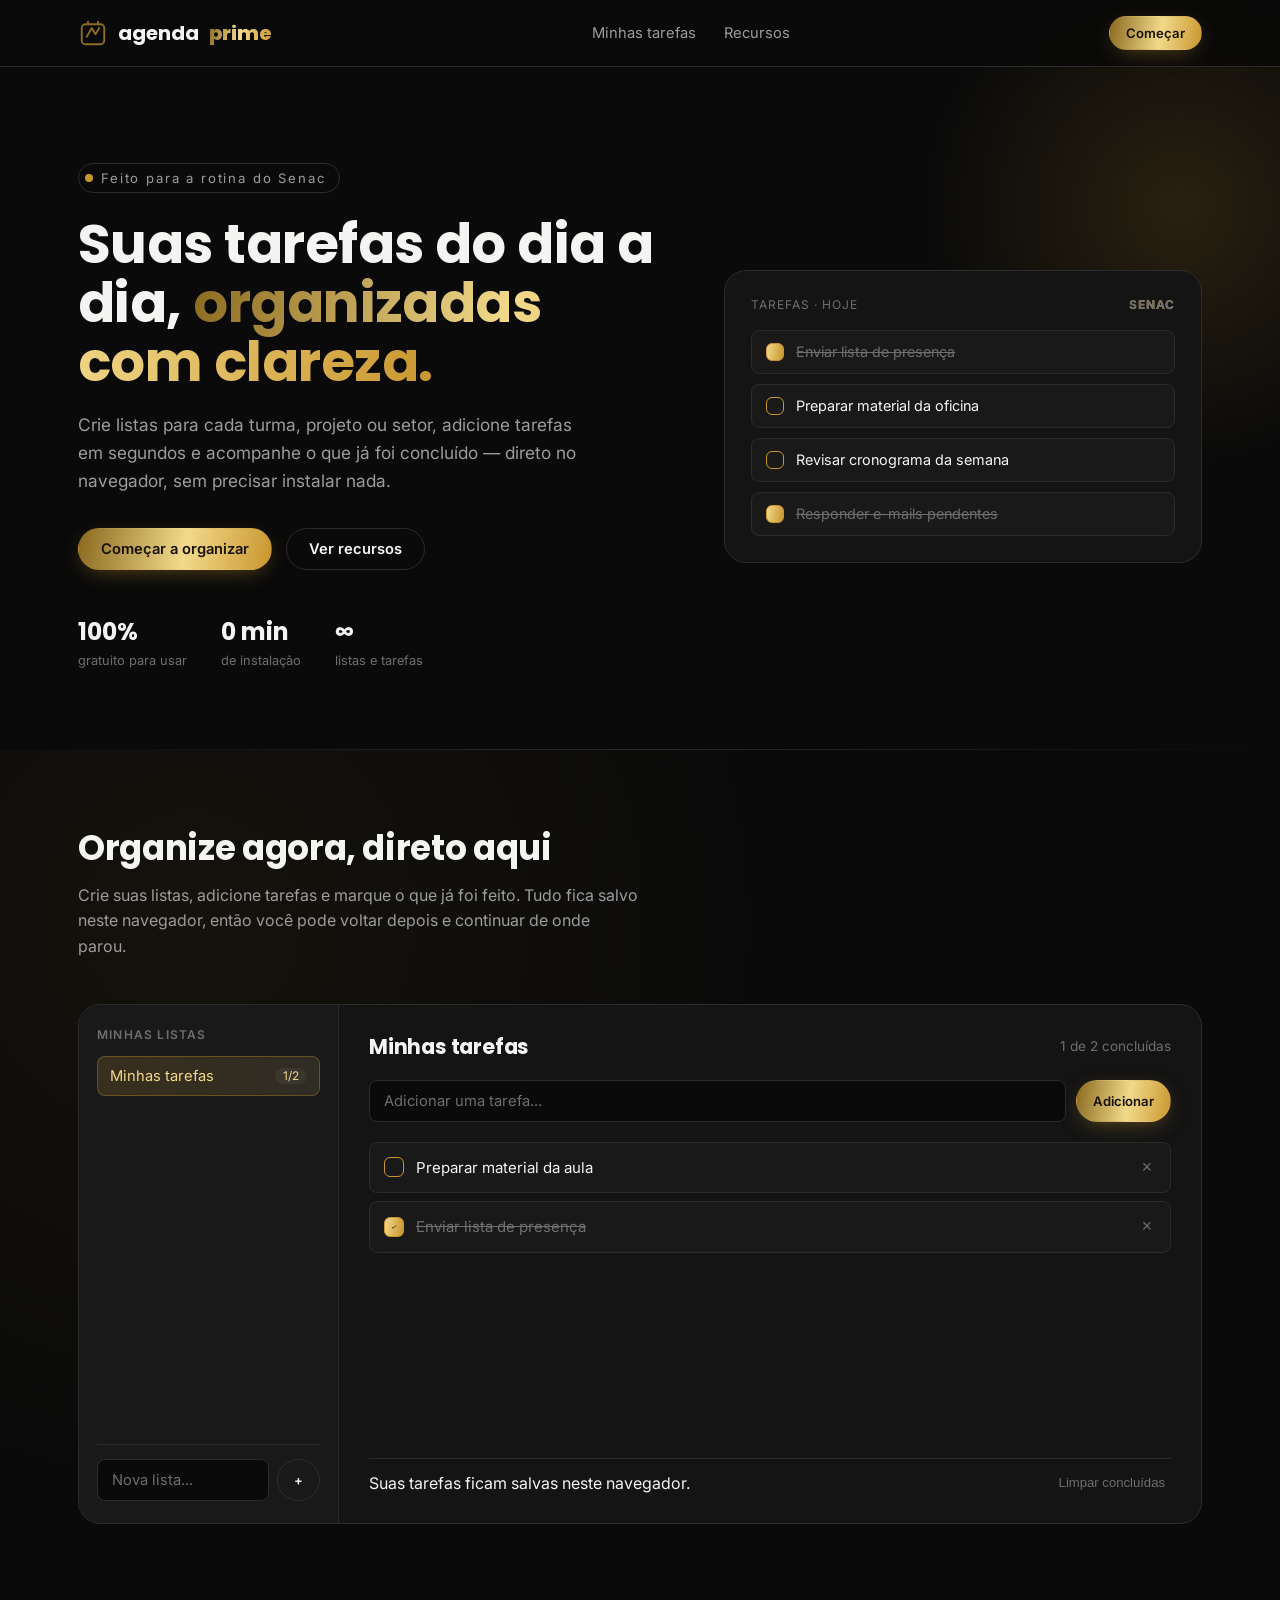
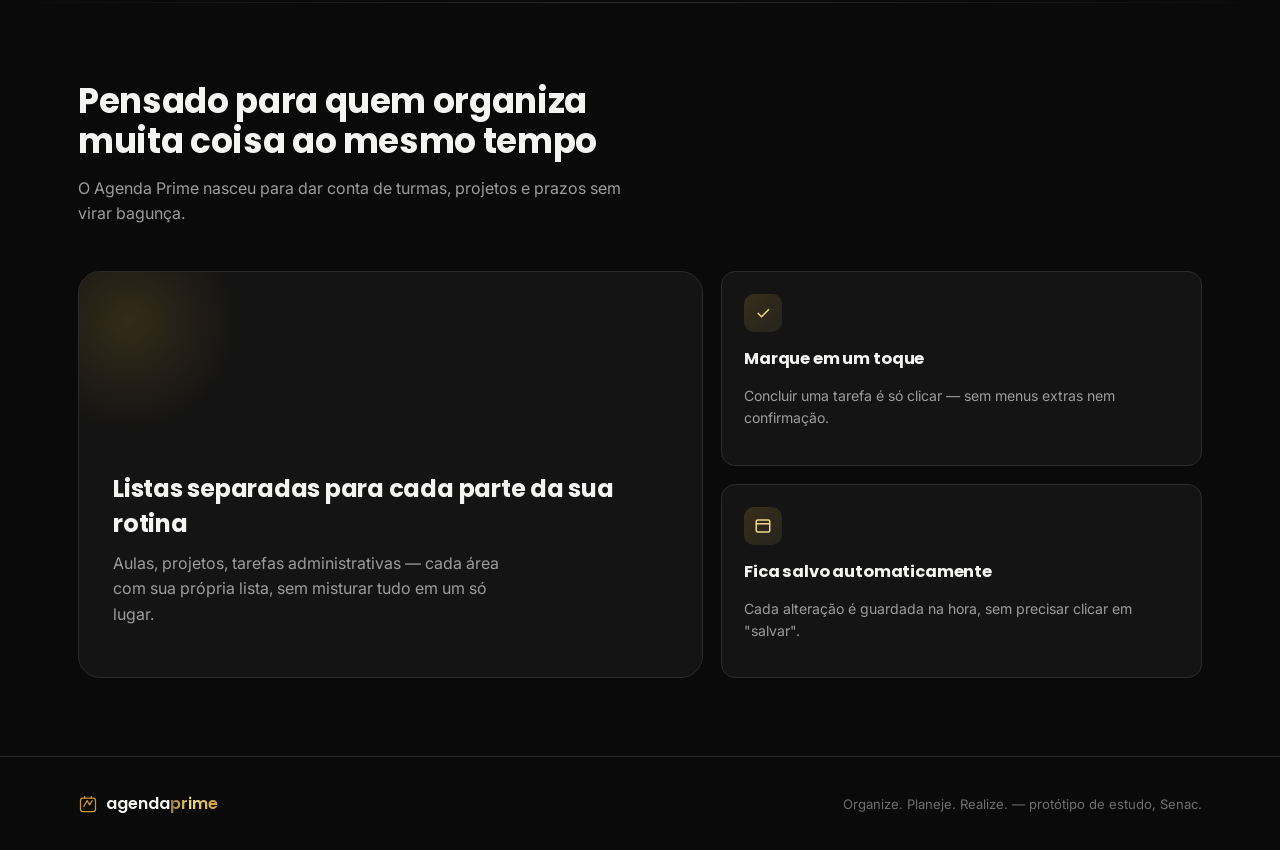
<file: agenda-prime.html>
<!DOCTYPE html>
<html lang="pt-BR">
<head>
<meta charset="UTF-8">
<meta name="viewport" content="width=device-width, initial-scale=1.0, viewport-fit=cover">
<title>Agenda Prime — Organize. Planeje. Realize.</title>
<link rel="preconnect" href="https://fonts.googleapis.com">
<link rel="preconnect" href="https://fonts.gstatic.com" crossorigin>
<link href="https://fonts.googleapis.com/css2?family=Inter:wght@400;500;600&family=Poppins:wght@500;600;700;800&display=swap" rel="stylesheet">
<style>
:root{--bg:#0a0a0a;--bg-card:#141414;--bg-card-2:#191919;--border:#2b2b2b;--white:#f4f4f2;--gray:#9c9c9c;--gray-dim:#6e6e6e;--gold-1:#c9962f;--gold-2:#f2d98a;--gold-3:#8a6a1f;--danger:#b3564a;--radius-s:8px;--radius-m:14px;--radius-l:22px;font-size:16px;box-sizing:border-box;padding-top:env(safe-area-inset-top,0px);padding-bottom:env(safe-area-inset-bottom,0px)}
*{box-sizing:border-box;}
html,body{margin:0;padding:0;}
body{background:var(--bg);color:var(--white);font-family:'Inter',system-ui,sans-serif;-webkit-font-smoothing:antialiased;overflow-x:hidden;}
img,svg{max-width:100%;}
a{color:inherit;}
::selection{background:var(--gold-1);color:#0a0a0a;}
.gold-text{background:linear-gradient(100deg,var(--gold-3) 0%,var(--gold-2) 45%,var(--gold-1) 100%);-webkit-background-clip:text;background-clip:text;color:transparent;}
h1,h2,h3,h4{font-family:'Poppins',sans-serif;margin:0;font-weight:700;letter-spacing:-0.01em;}
.wrap{max-width:1180px;margin:0 auto;padding:0 28px;}
header.nav{position:sticky;top:0;z-index:50;background:rgba(10,10,10,0.86);backdrop-filter:blur(10px);border-bottom:1px solid var(--border);}
.nav-inner{display:flex;align-items:center;justify-content:space-between;padding:16px 28px;max-width:1180px;margin:0 auto;}
.brand{display:flex;align-items:center;gap:10px;font-family:'Poppins',sans-serif;font-weight:700;font-size:1.25rem;}
.brand .mark{width:30px;height:30px;flex:none;}
.brand .agenda{color:var(--white);}
.brand .prime{background:linear-gradient(100deg,var(--gold-3),var(--gold-2),var(--gold-1));-webkit-background-clip:text;background-clip:text;color:transparent;font-weight:800;}
nav.links{display:flex;gap:28px;font-size:0.92rem;color:var(--gray);}
nav.links a{text-decoration:none;transition:color .15s;}
nav.links a:hover{color:var(--white);}
.btn{display:inline-flex;align-items:center;justify-content:center;gap:8px;padding:11px 22px;border-radius:999px;font-size:0.92rem;font-weight:600;cursor:pointer;border:1px solid transparent;text-decoration:none;transition:transform .15s ease,box-shadow .15s ease,opacity .15s;font-family:'Inter',sans-serif;}
.btn:active{transform:scale(0.97);}
.btn-gold{background:linear-gradient(100deg,var(--gold-3),var(--gold-2) 55%,var(--gold-1));color:#181206;box-shadow:0 6px 22px -8px rgba(201,150,47,0.55);}
.btn-gold:hover{box-shadow:0 8px 26px -6px rgba(201,150,47,0.75);}
.btn-ghost{background:transparent;color:var(--white);border:1px solid var(--border);}
.btn-ghost:hover{border-color:var(--gold-1);color:var(--gold-2);}
.btn-sm{padding:8px 16px;font-size:0.82rem;}
.hero{padding:96px 0 80px;position:relative;}
.hero::before{content:'';position:absolute;top:-120px;right:-160px;width:520px;height:520px;background:radial-gradient(circle,rgba(201,150,47,0.16),transparent 70%);pointer-events:none;}
.hero-grid{display:grid;grid-template-columns:1.05fr 0.85fr;gap:56px;align-items:center;position:relative;}
.eyebrow{display:inline-flex;align-items:center;gap:8px;color:var(--gray);font-size:0.82rem;letter-spacing:0.14em;margin-bottom:22px;padding:6px 14px 6px 6px;border:1px solid var(--border);border-radius:999px;}
.eyebrow .dot{width:8px;height:8px;border-radius:50%;background:var(--gold-1);}
.hero h1{font-size:clamp(2.3rem,4.4vw,3.4rem);line-height:1.08;color:var(--white);}
.hero p.lead{margin-top:20px;font-size:1.08rem;color:var(--gray);max-width:46ch;line-height:1.6;}
.hero-cta{margin-top:34px;display:flex;gap:14px;flex-wrap:wrap;}
.hero-stats{margin-top:44px;display:flex;gap:34px;}
.hero-stats div b{display:block;font-family:'Poppins',sans-serif;font-size:1.5rem;color:var(--white);}
.hero-stats div span{font-size:0.8rem;color:var(--gray-dim);}
.hero-visual{background:var(--bg-card);border:1px solid var(--border);border-radius:var(--radius-l);padding:26px;position:relative;}
.hero-visual .mock-head{display:flex;align-items:center;justify-content:space-between;margin-bottom:18px;}
.hero-visual .mock-head .tag{font-size:0.75rem;color:var(--gray-dim);letter-spacing:0.08em;}
.hero-visual .mock-list{display:flex;flex-direction:column;gap:10px;}
.hero-visual .mock-item{display:flex;align-items:center;gap:12px;background:var(--bg-card-2);border:1px solid var(--border);border-radius:var(--radius-s);padding:12px 14px;font-size:0.9rem;}
.hero-visual .mock-check{width:18px;height:18px;border-radius:6px;border:1.5px solid var(--gold-1);flex:none;display:flex;align-items:center;justify-content:center;}
.hero-visual .mock-item.done .mock-check{background:linear-gradient(100deg,var(--gold-2),var(--gold-1));}
.hero-visual .mock-item.done span{color:var(--gray-dim);text-decoration:line-through;}
.section{padding:78px 0;}
.section-head{max-width:560px;margin-bottom:44px;}
.section-head h2{font-size:clamp(1.6rem,3vw,2.15rem);color:var(--white);line-height:1.18;}
.section-head p{margin-top:14px;color:var(--gray);line-height:1.6;font-size:1rem;}
.divider{height:1px;background:linear-gradient(90deg,transparent,var(--border),transparent);border:none;margin:0;}
#app-section{background:radial-gradient(circle at 15% 20%,rgba(201,150,47,0.06),transparent 45%);}
.app-shell{display:grid;grid-template-columns:260px 1fr;gap:0;background:var(--bg-card);border:1px solid var(--border);border-radius:var(--radius-l);overflow:hidden;min-height:520px;}
.app-sidebar{background:var(--bg-card-2);border-right:1px solid var(--border);padding:22px 18px;display:flex;flex-direction:column;}
.app-sidebar h4{font-size:0.75rem;text-transform:uppercase;letter-spacing:0.1em;color:var(--gray-dim);margin-bottom:14px;font-family:'Inter',sans-serif;font-weight:600;}
.list-item{display:flex;align-items:center;justify-content:space-between;gap:8px;padding:10px 12px;border-radius:var(--radius-s);cursor:pointer;color:var(--gray);font-size:0.92rem;margin-bottom:4px;transition:background .12s,color .12s;}
.list-item:hover{background:rgba(255,255,255,0.04);color:var(--white);}
.list-item.active{background:linear-gradient(100deg,rgba(201,150,47,0.18),rgba(242,217,138,0.10));color:var(--gold-2);border:1px solid rgba(201,150,47,0.35);}
.list-item .count{font-size:0.74rem;color:var(--gray-dim);background:rgba(255,255,255,0.05);padding:1px 8px;border-radius:999px;}
.list-item.active .count{color:var(--gold-2);}
.list-item .del-list{display:none;color:var(--gray-dim);font-size:0.9rem;padding:2px 4px;}
.list-item:hover .del-list{display:inline-block;}
.list-item .del-list:hover{color:var(--danger);}
.new-list-form{margin-top:auto;padding-top:14px;border-top:1px solid var(--border);display:flex;gap:8px;}
.new-list-form input{flex:1;min-width:0;}
.app-main{padding:26px 30px 30px;display:flex;flex-direction:column;}
.app-main-head{display:flex;align-items:center;justify-content:space-between;margin-bottom:18px;flex-wrap:wrap;gap:10px;}
.app-main-head h3{font-size:1.3rem;color:var(--white);}
.app-main-head .progress-txt{font-size:0.85rem;color:var(--gray-dim);}
.task-form{display:flex;gap:10px;margin-bottom:20px;}
input[type="text"],input[type="datetime-local"]{background:var(--bg);border:1px solid var(--border);color:var(--white);border-radius:var(--radius-s);padding:11px 14px;font-size:0.92rem;font-family:'Inter',sans-serif;outline:none;transition:border-color .15s;color-scheme:dark;}
input[type="text"]:focus,input[type="datetime-local"]:focus{border-color:var(--gold-1);}
input[type="text"]::placeholder{color:var(--gray-dim);}
.task-form input{flex:1;}
.task-list{display:flex;flex-direction:column;gap:8px;flex:1;min-height:120px;}
.task-item{display:flex;align-items:center;gap:12px;background:var(--bg-card-2);border:1px solid var(--border);border-radius:var(--radius-s);padding:12px 14px;transition:border-color .15s,opacity .15s;}
.task-item:hover{border-color:#3a3a3a;}
.task-check{width:20px;height:20px;flex:none;border-radius:6px;border:1.5px solid var(--gold-1);cursor:pointer;display:flex;align-items:center;justify-content:center;background:transparent;transition:background .15s;}
.task-check svg{opacity:0;width:12px;height:12px;transition:opacity .1s;}
.task-item.done .task-check{background:linear-gradient(100deg,var(--gold-2),var(--gold-1));}
.task-item.done .task-check svg{opacity:1;}
.task-body{flex:1;min-width:0;}
.task-text{display:block;font-size:0.94rem;color:var(--white);word-break:break-word;}
.task-item.done .task-text{color:var(--gray-dim);text-decoration:line-through;}
.task-goal{display:block;margin-top:4px;font-size:0.8rem;color:var(--gray);word-break:break-word;}
.task-due{font-size:0.74rem;color:var(--gold-2);background:rgba(201,150,47,0.12);padding:3px 10px;border-radius:999px;white-space:nowrap;}
.task-due.late{color:#e0867a;background:rgba(179,86,74,0.15);}
.task-item.done .task-due{color:var(--gray-dim);background:rgba(255,255,255,0.05);}
.task-del{background:none;border:none;color:var(--gray-dim);cursor:pointer;font-size:1.1rem;line-height:1;padding:4px;transition:color .15s;}
.task-del:hover{color:var(--danger);}
.extra-panel{display:none;margin:-8px 0 20px;padding:18px;background:var(--bg-card-2);border:1px solid rgba(201,150,47,0.35);border-radius:var(--radius-m);animation:pop .25s ease;}
.extra-panel.show{display:block;}
@keyframes pop{from{opacity:0;transform:translateY(-6px);}}
.extra-panel h4{font-size:0.95rem;margin-bottom:4px;}
.extra-panel .sub{font-size:0.82rem;color:var(--gray);margin-bottom:14px;word-break:break-word;}
.extra-panel .row{display:flex;gap:10px;flex-wrap:wrap;margin-bottom:14px;}
.extra-panel .row label{flex:1 1 220px;display:flex;flex-direction:column;gap:6px;font-size:0.76rem;color:var(--gray-dim);letter-spacing:0.04em;}
.extra-panel .row input{width:100%;}
.extra-panel .acts{display:flex;gap:10px;}
.empty-state{text-align:center;padding:50px 20px;color:var(--gray-dim);border:1px dashed var(--border);border-radius:var(--radius-m);}
.empty-state b{display:block;color:var(--gray);margin-bottom:6px;font-family:'Poppins',sans-serif;font-weight:600;}
.app-foot{margin-top:18px;display:flex;justify-content:space-between;align-items:center;padding-top:14px;border-top:1px solid var(--border);flex-wrap:wrap;gap:10px;}
.app-foot .clear-btn{font-size:0.82rem;color:var(--gray-dim);background:none;border:none;cursor:pointer;}
.app-foot .clear-btn:hover{color:var(--danger);}
.features{display:grid;grid-template-columns:1.3fr 1fr;gap:18px;}
.feat-main{background:var(--bg-card);border:1px solid var(--border);border-radius:var(--radius-l);padding:34px;display:flex;flex-direction:column;justify-content:flex-end;min-height:280px;position:relative;overflow:hidden;}
.feat-main::after{content:'';position:absolute;top:-60px;left:-60px;width:220px;height:220px;background:radial-gradient(circle,rgba(201,150,47,0.18),transparent 70%);}
.feat-main h3{font-size:1.5rem;color:var(--white);position:relative;}
.feat-main p{color:var(--gray);margin-top:10px;line-height:1.6;position:relative;max-width:40ch;}
.feat-col{display:flex;flex-direction:column;gap:18px;}
.feat-card{background:var(--bg-card);border:1px solid var(--border);border-radius:var(--radius-m);padding:22px;flex:1;}
.feat-card .ic{width:38px;height:38px;border-radius:10px;background:linear-gradient(135deg,rgba(201,150,47,0.2),rgba(242,217,138,0.08));display:flex;align-items:center;justify-content:center;margin-bottom:14px;color:var(--gold-2);}
.feat-card h4{font-size:1.02rem;color:var(--white);margin-bottom:6px;}
.feat-card p{font-size:0.88rem;color:var(--gray);line-height:1.55;}
footer{border-top:1px solid var(--border);padding:34px 0;}
.footer-inner{display:flex;justify-content:space-between;align-items:center;flex-wrap:wrap;gap:14px;}
.footer-inner .fbrand{display:flex;align-items:center;gap:8px;font-family:'Poppins',sans-serif;font-weight:600;}
.footer-inner .fbrand .mark{width:20px;height:20px;}
.footer-inner small{color:var(--gray-dim);font-size:0.82rem;}
.toast{position:fixed;bottom:26px;left:50%;transform:translateX(-50%) translateY(20px);background:var(--bg-card);border:1px solid var(--gold-1);color:var(--white);padding:12px 20px;border-radius:999px;font-size:0.86rem;opacity:0;pointer-events:none;transition:opacity .25s,transform .25s;z-index:100;box-shadow:0 10px 30px -10px rgba(0,0,0,0.6);max-width:92vw;text-align:center;}
.toast.show{opacity:1;transform:translateX(-50%) translateY(0);}
@media (max-width:880px){
.hero-grid{grid-template-columns:1fr;}
.hero-visual{order:-1;}
.app-shell{grid-template-columns:1fr;}
.app-sidebar{border-right:none;border-bottom:1px solid var(--border);flex-direction:row;flex-wrap:wrap;align-items:center;}
.app-sidebar h4{width:100%;}
.new-list-form{margin-top:12px;width:100%;}
.features{grid-template-columns:1fr;}
nav.links{display:none;}
}
</style>
</head>
<body>

<header class="nav">
<div class="nav-inner">
<div class="brand">
<svg class="mark" viewBox="0 0 48 48" fill="none">
<defs><linearGradient id="gmark" x1="0" y1="0" x2="48" y2="48"><stop offset="0%" stop-color="#8a6a1f"/><stop offset="55%" stop-color="#f2d98a"/><stop offset="100%" stop-color="#c9962f"/></linearGradient></defs>
<rect x="6" y="10" width="36" height="32" rx="6" stroke="url(#gmark)" stroke-width="3"/>
<path d="M16 10V6M32 10V6" stroke="url(#gmark)" stroke-width="3" stroke-linecap="round"/>
<path d="M14 30 L22 16 L28 26 L34 16" stroke="url(#gmark)" stroke-width="3" stroke-linecap="round" stroke-linejoin="round" fill="none"/>
</svg>
<span class="agenda">agenda</span><span class="prime">prime</span>
</div>
<nav class="links">
<a href="#app-section">Minhas tarefas</a>
<a href="#recursos">Recursos</a>
</nav>
<a href="#app-section" class="btn btn-gold btn-sm">Começar</a>
</div>
</header>

<section class="hero">
<div class="wrap hero-grid">
<div>
<div class="eyebrow"><span class="dot"></span> Feito para a rotina do Senac</div>
<h1>Suas tarefas do dia a dia, <span class="gold-text">organizadas com clareza.</span></h1>
<p class="lead">Crie listas para cada turma, projeto ou setor, adicione tarefas em segundos e acompanhe o que já foi concluído — direto no navegador, sem precisar instalar nada.</p>
<div class="hero-cta">
<a href="#app-section" class="btn btn-gold">Começar a organizar</a>
<a href="#recursos" class="btn btn-ghost">Ver recursos</a>
</div>
<div class="hero-stats">
<div><b>100%</b><span>gratuito para usar</span></div>
<div><b>0 min</b><span>de instalação</span></div>
<div><b>∞</b><span>listas e tarefas</span></div>
</div>
</div>
<div class="hero-visual">
<div class="mock-head">
<span class="tag">TAREFAS · HOJE</span>
<span class="tag gold-text" style="font-weight:700;">SENAC</span>
</div>
<div class="mock-list">
<div class="mock-item done"><div class="mock-check"></div><span>Enviar lista de presença</span></div>
<div class="mock-item"><div class="mock-check"></div><span>Preparar material da oficina</span></div>
<div class="mock-item"><div class="mock-check"></div><span>Revisar cronograma da semana</span></div>
<div class="mock-item done"><div class="mock-check"></div><span>Responder e-mails pendentes</span></div>
</div>
</div>
</div>
</section>

<hr class="divider">

<section class="section" id="app-section">
<div class="wrap">
<div class="section-head">
<h2>Organize agora, direto aqui</h2>
<p>Crie suas listas, adicione tarefas e marque o que já foi feito. Tudo fica salvo neste navegador, então você pode voltar depois e continuar de onde parou.</p>
</div>

<div class="app-shell">
<aside class="app-sidebar">
<h4>Minhas listas</h4>
<div id="listContainer"></div>
<form class="new-list-form" id="newListForm">
<input type="text" id="newListInput" placeholder="Nova lista..." maxlength="40">
<button type="submit" class="btn btn-ghost btn-sm">+</button>
</form>
</aside>

<main class="app-main">
<div class="app-main-head">
<h3 id="activeListName">—</h3>
<span class="progress-txt" id="progressTxt"></span>
</div>

<form class="task-form" id="taskForm">
<input type="text" id="taskInput" placeholder="Adicionar uma tarefa..." maxlength="140">
<button type="submit" class="btn btn-gold btn-sm">Adicionar</button>
</form>

<div class="extra-panel" id="extraPanel">
<h4 class="gold-text">Quase lá! Defina o objetivo e o prazo</h4>
<div class="sub" id="extraTaskName"></div>
<div class="row">
<label>OBJETIVO DA TAREFA<input type="text" id="goalInput" placeholder="Ex.: Entregar o material para a turma" maxlength="140"></label>
<label>TEMPO DE CONCLUSÃO (DATA E HORA)<input type="datetime-local" id="dueInput"></label>
</div>
<div class="acts">
<button type="button" class="btn btn-gold btn-sm" id="extraSave">Salvar tarefa</button>
<button type="button" class="btn btn-ghost btn-sm" id="extraCancel">Cancelar</button>
</div>
</div>

<div class="task-list" id="taskList"></div>

<div class="app-foot">
<span class="progress-txt" id="footHint">Suas tarefas ficam salvas neste navegador.</span>
<button class="clear-btn" id="clearCompleted">Limpar concluídas</button>
</div>
</main>
</div>
</div>
</section>

<hr class="divider">

<section class="section" id="recursos">
<div class="wrap">
<div class="section-head">
<h2>Pensado para quem organiza muita coisa ao mesmo tempo</h2>
<p>O Agenda Prime nasceu para dar conta de turmas, projetos e prazos sem virar bagunça.</p>
</div>
<div class="features">
<div class="feat-main">
<h3>Listas separadas para cada parte da sua rotina</h3>
<p>Aulas, projetos, tarefas administrativas — cada área com sua própria lista, sem misturar tudo em um só lugar.</p>
</div>
<div class="feat-col">
<div class="feat-card">
<div class="ic"><svg width="18" height="18" viewBox="0 0 24 24" fill="none" stroke="currentColor" stroke-width="2"><path d="M5 12l5 5L20 7"/></svg></div>
<h4>Marque em um toque</h4>
<p>Concluir uma tarefa é só clicar — sem menus extras nem confirmação.</p>
</div>
<div class="feat-card">
<div class="ic"><svg width="18" height="18" viewBox="0 0 24 24" fill="none" stroke="currentColor" stroke-width="2"><rect x="3" y="4" width="18" height="16" rx="2"/><path d="M3 9h18"/></svg></div>
<h4>Fica salvo automaticamente</h4>
<p>Cada alteração é guardada na hora, sem precisar clicar em "salvar".</p>
</div>
</div>
</div>
</div>
</section>

<footer>
<div class="wrap footer-inner">
<div class="fbrand">
<svg class="mark" viewBox="0 0 48 48" fill="none">
<rect x="6" y="10" width="36" height="32" rx="6" stroke="#c9962f" stroke-width="3"/>
<path d="M16 10V6M32 10V6" stroke="#c9962f" stroke-width="3" stroke-linecap="round"/>
<path d="M14 30 L22 16 L28 26 L34 16" stroke="#c9962f" stroke-width="3" stroke-linecap="round" stroke-linejoin="round" fill="none"/>
</svg>
<span>agenda<span class="gold-text">prime</span></span>
</div>
<small>Organize. Planeje. Realize. — protótipo de estudo, Senac.</small>
</div>
</footer>

<div class="toast" id="toast"></div>

<script>
(function(){
const STORAGE_KEY = 'agendaPrimeData_v1';
const checkIcon = '<svg viewBox="0 0 24 24" fill="none" stroke="#181206" stroke-width="3" stroke-linecap="round" stroke-linejoin="round"><path d="M5 13l4 4L19 7"/></svg>';
function uid(){ return Date.now().toString(36) + Math.random().toString(36).slice(2,7); }

function loadData(){
try{
const raw = localStorage.getItem(STORAGE_KEY);
if(raw){
const parsed = JSON.parse(raw);
if(parsed && Array.isArray(parsed.lists) && parsed.lists.length) return parsed;
}
}catch(e){ console.error('Falha ao ler dados salvos', e); }
const defaultListId = uid();
return {
activeListId: defaultListId,
lists: [
{ id: defaultListId, name: 'Minhas tarefas', tasks: [
{ id: uid(), text: 'Preparar material da aula', done: false },
{ id: uid(), text: 'Enviar lista de presença', done: true }
]}
]
};
}

function saveData(){
try{
localStorage.setItem(STORAGE_KEY, JSON.stringify(data));
}catch(e){
console.error('Falha ao salvar dados', e);
showToast('Não foi possível salvar agora.');
}
}

let data = loadData();
if(!data.lists.find(l => l.id === data.activeListId)){
data.activeListId = data.lists[0].id;
}

const listContainer = document.getElementById('listContainer');
const activeListName = document.getElementById('activeListName');
const progressTxt = document.getElementById('progressTxt');
const taskList = document.getElementById('taskList');
const toast = document.getElementById('toast');
const extraPanel = document.getElementById('extraPanel');
let pendingText = '';

function showToast(msg){
toast.textContent = msg;
toast.classList.add('show');
clearTimeout(showToast._t);
showToast._t = setTimeout(()=> toast.classList.remove('show'), 2200);
}

function activeList(){
return data.lists.find(l => l.id === data.activeListId);
}

/* ---------- PRAZO E NOTIFICAÇÃO ---------- */
function pad(n){ return String(n).padStart(2,'0'); }
function fmtDue(ts){
return new Date(ts).toLocaleString('pt-BR',{day:'2-digit',month:'2-digit',hour:'2-digit',minute:'2-digit'});
}
function remaining(ts){
const s = Math.floor((ts - Date.now())/1000);
if(s <= 0) return 'prazo encerrado';
const d = Math.floor(s/86400), h = Math.floor(s%86400/3600), m = Math.floor(s%3600/60);
if(d) return 'faltam ' + d + 'd ' + pad(h) + 'h';
if(h) return 'faltam ' + pad(h) + 'h ' + pad(m) + 'min';
return 'faltam ' + pad(m) + 'min ' + pad(s%60) + 's';
}
function beep(){
try{
const c = new (window.AudioContext||window.webkitAudioContext)(), o = c.createOscillator(), g = c.createGain();
o.connect(g); g.connect(c.destination); o.frequency.value = 880;
g.gain.setValueAtTime(0.15, c.currentTime);
g.gain.exponentialRampToValueAtTime(0.001, c.currentTime + 0.6);
o.start(); o.stop(c.currentTime + 0.6);
}catch(e){}
}
function notifyTask(task, late){
const title = late ? '⏰ Prazo da tarefa encerrado' : '⏰ Hora de concluir a tarefa';
const body = task.text + (task.goal ? '\n🎯 Objetivo: ' + task.goal : '');
showToast(title + ': ' + task.text);
beep();
try{
if('Notification' in window && Notification.permission === 'granted'){
new Notification(title, { body: body, tag: task.id });
}
}catch(e){}
}
function checkDeadlines(){
let changed = false;
const now = Date.now();
data.lists.forEach(l => l.tasks.forEach(t => {
if(t.due && !t.done && !t.notified && t.due <= now){
t.notified = true;
changed = true;
notifyTask(t, now - t.due > 60000);
}
}));
if(changed){ saveData(); render(); }
document.querySelectorAll('[data-due]').forEach(el => {
const ts = Number(el.dataset.due);
el.textContent = '⏳ ' + fmtDue(ts) + ' · ' + remaining(ts);
});
}

/* ---------- RENDER ---------- */
function render(){
listContainer.innerHTML = '';
data.lists.forEach(list => {
const doneCount = list.tasks.filter(t=>t.done).length;
const el = document.createElement('div');
el.className = 'list-item' + (list.id === data.activeListId ? ' active' : '');
el.innerHTML = `
<span style="overflow:hidden;text-overflow:ellipsis;white-space:nowrap;">${escapeHtml(list.name)}</span>
<span style="display:flex;align-items:center;gap:6px;">
<span class="count">${doneCount}/${list.tasks.length}</span>
<span class="del-list" title="Excluir lista">&times;</span>
</span>`;
el.addEventListener('click', (e)=>{
if(e.target.classList.contains('del-list')) return;
data.activeListId = list.id;
saveData();
render();
});
el.querySelector('.del-list').addEventListener('click', (e)=>{
e.stopPropagation();
if(data.lists.length === 1){
showToast('Você precisa ter pelo menos uma lista.');
return;
}
if(confirm(`Excluir a lista "${list.name}"? Essa ação não pode ser desfeita.`)){
data.lists = data.lists.filter(l => l.id !== list.id);
if(data.activeListId === list.id){
data.activeListId = data.lists[0].id;
}
saveData();
render();
}
});
listContainer.appendChild(el);
});

const list = activeList();
activeListName.textContent = list.name;
const doneCount = list.tasks.filter(t=>t.done).length;
progressTxt.textContent = list.tasks.length
? `${doneCount} de ${list.tasks.length} concluídas`
: '';

taskList.innerHTML = '';
if(!list.tasks.length){
const empty = document.createElement('div');
empty.className = 'empty-state';
empty.innerHTML = `<b>Nenhuma tarefa por aqui ainda</b>Adicione a primeira tarefa desta lista acima.`;
taskList.appendChild(empty);
return;
}

list.tasks.forEach(task => {
const item = document.createElement('div');
item.className = 'task-item' + (task.done ? ' done' : '');
const goalHtml = task.goal ? `<span class="task-goal">🎯 ${escapeHtml(task.goal)}</span>` : '';
const dueHtml = task.due
? `<span class="task-due${(task.notified && !task.done) ? ' late' : ''}" ${task.done ? '' : 'data-due="'+task.due+'"'}>${task.done ? '✔ ' + fmtDue(task.due) : '⏳ ' + fmtDue(task.due) + ' · ' + remaining(task.due)}</span>`
: '';
item.innerHTML = `
<button class="task-check" aria-label="Marcar como concluída">${checkIcon}</button>
<div class="task-body"><span class="task-text">${escapeHtml(task.text)}</span>${goalHtml}</div>
${dueHtml}
<button class="task-del" aria-label="Excluir tarefa">&times;</button>`;
item.querySelector('.task-check').addEventListener('click', ()=>{
task.done = !task.done;
saveData();
render();
});
item.querySelector('.task-del').addEventListener('click', ()=>{
list.tasks = list.tasks.filter(t => t.id !== task.id);
saveData();
render();
});
taskList.appendChild(item);
});
}

function escapeHtml(str){
const div = document.createElement('div');
div.textContent = str;
return div.innerHTML;
}

document.getElementById('newListForm').addEventListener('submit', (e)=>{
e.preventDefault();
const input = document.getElementById('newListInput');
const name = input.value.trim();
if(!name) return;
const id = uid();
data.lists.push({ id, name, tasks: [] });
data.activeListId = id;
input.value = '';
saveData();
render();
showToast('Lista criada.');
});

/* Clicar em "Adicionar" abre o painel de objetivo + tempo de conclusão */
document.getElementById('taskForm').addEventListener('submit', (e)=>{
e.preventDefault();
const input = document.getElementById('taskInput');
const text = input.value.trim();
if(!text) return;
pendingText = text;
document.getElementById('extraTaskName').textContent = 'Tarefa: ' + text;
const dueInput = document.getElementById('dueInput');
const now = new Date(Date.now() - new Date().getTimezoneOffset()*60000);
dueInput.min = now.toISOString().slice(0,16);
extraPanel.classList.add('show');
document.getElementById('goalInput').focus();
try{
if('Notification' in window && Notification.permission === 'default') Notification.requestPermission();
}catch(err){}
});

function closePanel(){
extraPanel.classList.remove('show');
document.getElementById('goalInput').value = '';
document.getElementById('dueInput').value = '';
pendingText = '';
}

document.getElementById('extraSave').addEventListener('click', ()=>{
if(!pendingText) return;
const goal = document.getElementById('goalInput').value.trim();
const dueVal = document.getElementById('dueInput').value;
const due = dueVal ? new Date(dueVal).getTime() : null;
activeList().tasks.push({ id: uid(), text: pendingText, goal: goal || '', due: due, notified: false, done: false });
document.getElementById('taskInput').value = '';
closePanel();
saveData();
render();
showToast(due ? 'Tarefa salva. Você será avisado no prazo.' : 'Tarefa salva.');
});
document.getElementById('extraCancel').addEventListener('click', closePanel);

document.getElementById('clearCompleted').addEventListener('click', ()=>{
const list = activeList();
const before = list.tasks.length;
list.tasks = list.tasks.filter(t => !t.done);
if(list.tasks.length !== before){
saveData();
render();
showToast('Tarefas concluídas removidas.');
}
});

render();
checkDeadlines();
setInterval(checkDeadlines, 1000);
})();
</script>
</body>
</html>
</file>
